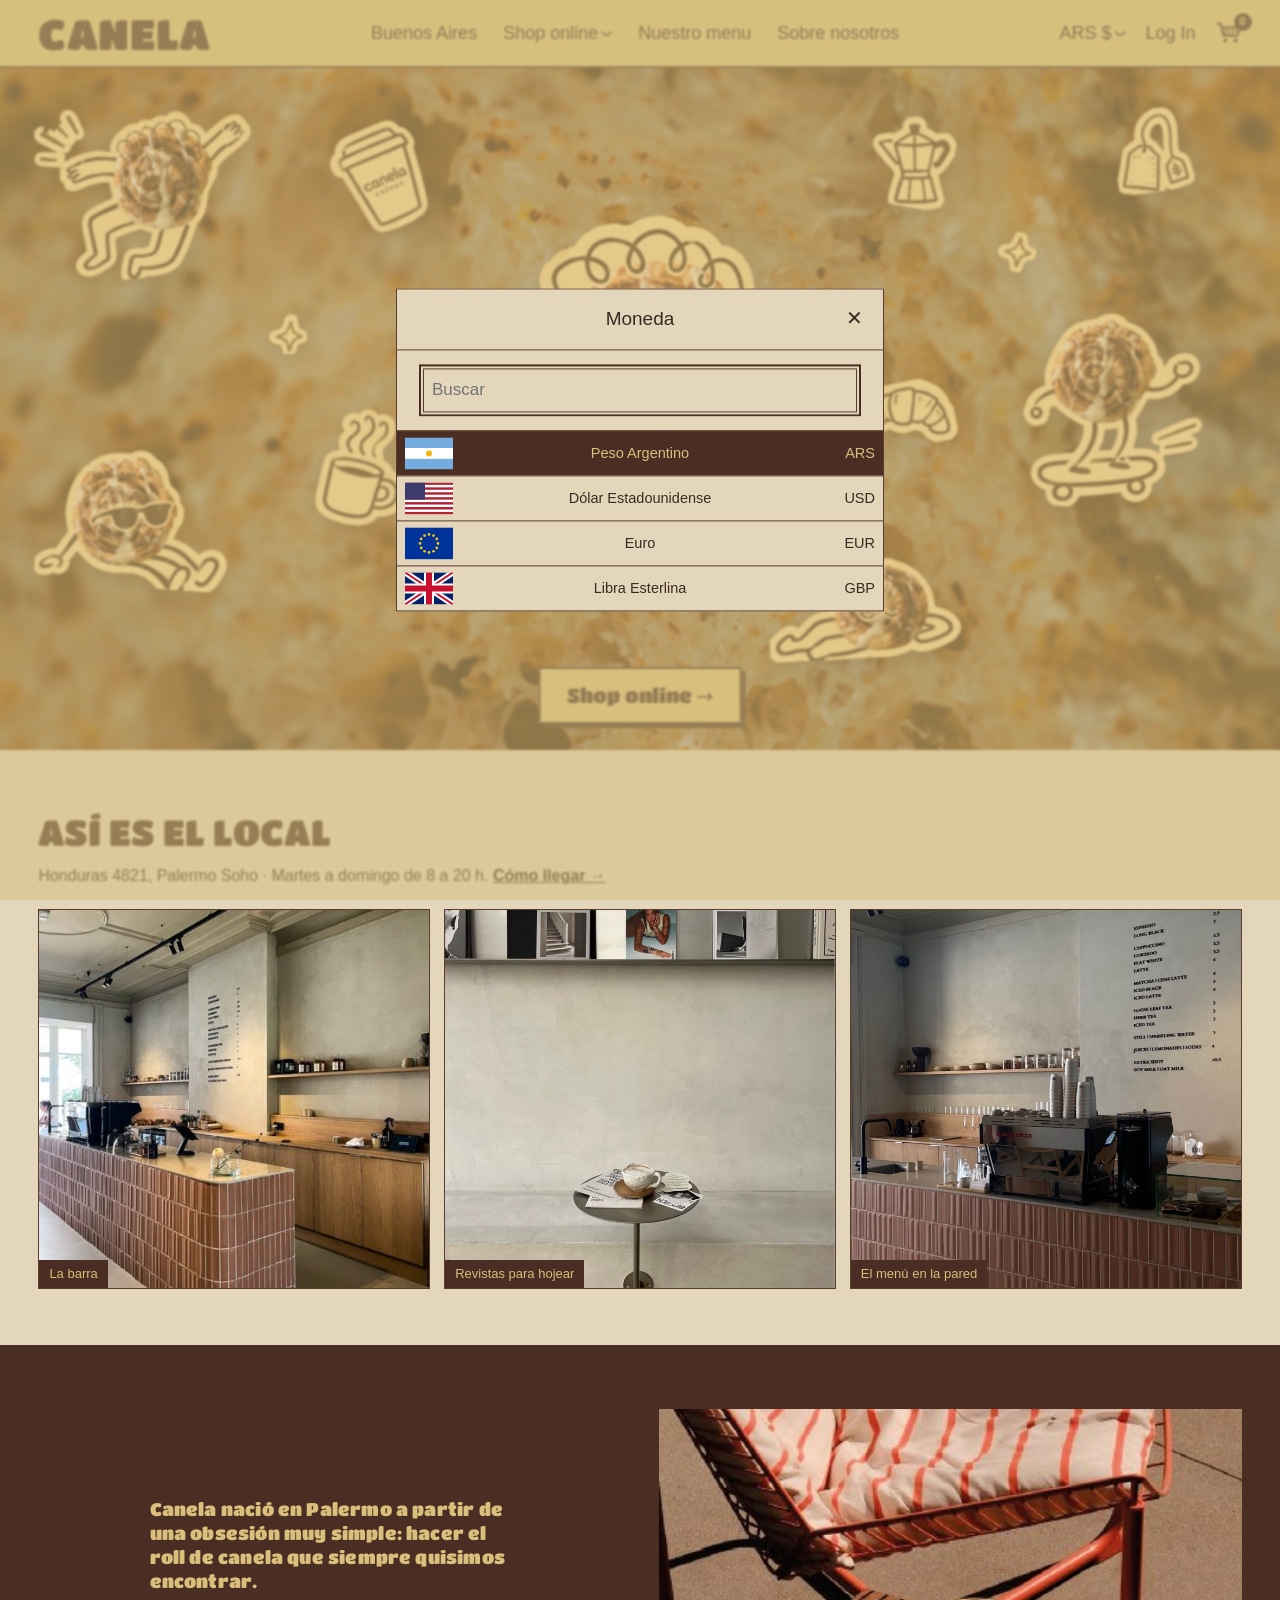
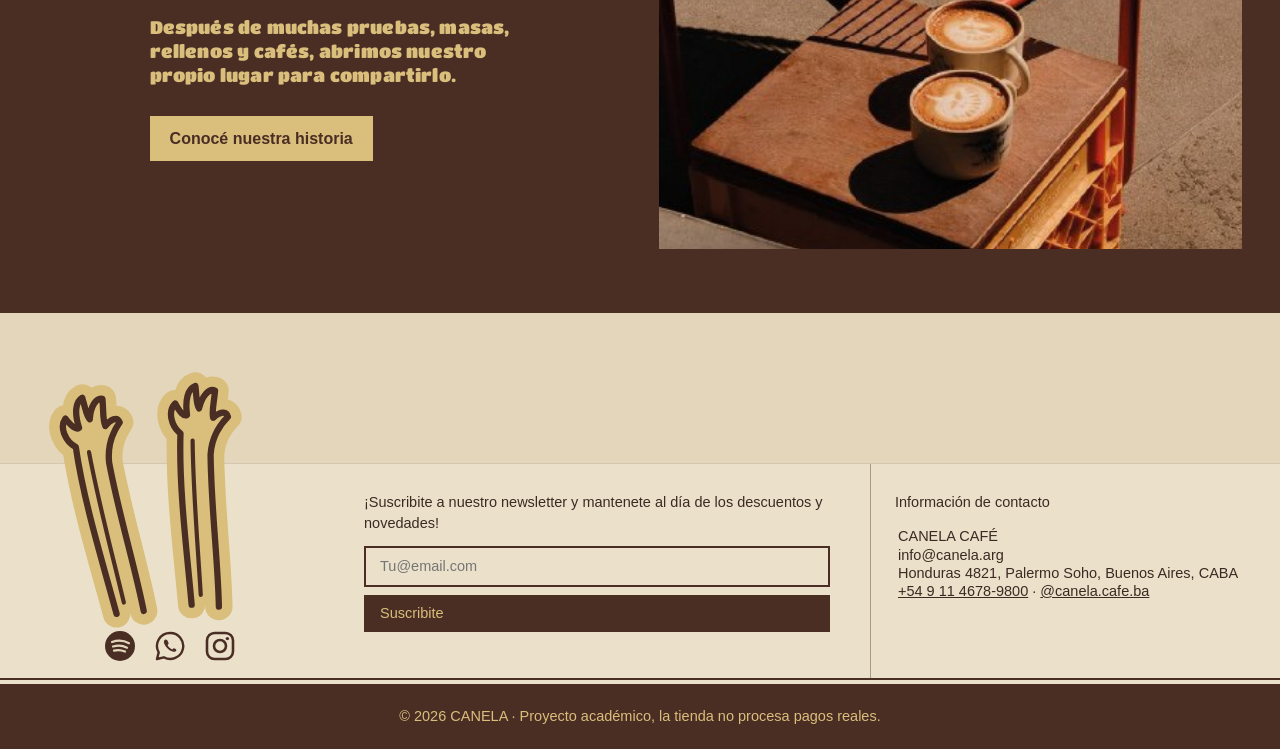
<file: index.html>
<!doctype html>
<html lang="es-AR">
<head>
  <meta charset="utf-8">
  <meta name="viewport" content="width=device-width, initial-scale=1">
  <title>CANELA · Rolls de canela en Palermo, Buenos Aires</title>
  <meta name="description" content="Canela: rolls de canela y café de especialidad en Palermo Soho, Buenos Aires. Shop online de gift cards, café, merch y cerámica.">
  <link rel="preconnect" href="https://fonts.googleapis.com">
  <link rel="preconnect" href="https://fonts.gstatic.com" crossorigin>
  <link href="https://fonts.googleapis.com/css2?family=Titan+One&display=swap" rel="stylesheet">
  <link rel="stylesheet" href="css/styles.css">
</head>
<body data-page="home">
  <div id="site-header"></div>

  <main>
    <section class="hero" aria-label="Bienvenida">
      <h1 class="sr-only">Canela, rolls de canela en Palermo</h1>
      <img class="st st-salto"   src="img/sticker-roll-salto.png"  alt="">
      <img class="st st-vaso"    src="img/sticker-vaso.png"        alt="">
      <img class="st st-taza"    src="img/sticker-taza.png"        alt="">
      <img class="st st-lentes"  src="img/sticker-roll-lentes.png" alt="">
      <img class="st st-moka"    src="img/sticker-moka.png"        alt="">
      <img class="st st-te"      src="img/sticker-te.png"          alt="">
      <img class="st st-croissant" src="img/sticker-croissant.png" alt="">
      <img class="st st-skate"   src="img/sticker-roll-skate.png"  alt="">
      <img class="st st-siesta"  src="img/sticker-roll-siesta.png" alt="">
      <img class="st st-brillo"  src="img/sticker-brillo.png"      alt="">
      <img class="st st-brillo2" src="img/sticker-brillo-2.png"    alt="">
      <img class="st st-main"    src="img/sticker-roll-rulos.png"  alt="Mascota de Canela: un roll de canela con rulos, brazos y piernas">

      <a href="shop.html" class="hero-cta">Shop online →</a>
    </section>

    <section class="local-gallery strip home-gallery" aria-labelledby="galTitle">
      <h2 id="galTitle">Así es el local</h2>
      <p>Honduras 4821, Palermo Soho · Martes a domingo de 8 a 20 h. <a href="buenos-aires.html">Cómo llegar →</a></p>
      <div class="gallery-grid">
        <figure><img src="img/local-barra-azulejos.jpg" alt="Barra de azulejos terracota con estantes de madera" loading="lazy"><figcaption>La barra</figcaption></figure>
        <figure><img src="img/local-revistas.jpg" alt="Estante con revistas sobre pared de microcemento y una mesita con café" loading="lazy"><figcaption>Revistas para hojear</figcaption></figure>
        <figure><img src="img/local-menu-pared.jpg" alt="El menú pintado en la pared junto a la máquina de espresso" loading="lazy"><figcaption>El menú en la pared</figcaption></figure>
      </div>
    </section>

    <section class="about about-home">
      <div class="about-text">
        <p>Canela nació en Palermo a partir de una obsesión muy simple: hacer el roll de canela que siempre quisimos encontrar.</p>
        <p>Después de muchas pruebas, masas, rellenos y cafés, abrimos nuestro propio lugar para compartirlo.</p>
        <a href="nosotros.html" class="btn-gold">Conocé nuestra historia</a>
      </div>
      <img src="img/nosotros-sillas.jpg" alt="Dos cafés con latte art sobre un cajón naranja, junto a una silla de metal con almohadón a rayas">
    </section>
  </main>

  <div id="site-footer"></div>
  <script src="js/data.js"></script>
  <script src="js/app.js"></script>
</body>
</html>
</file>
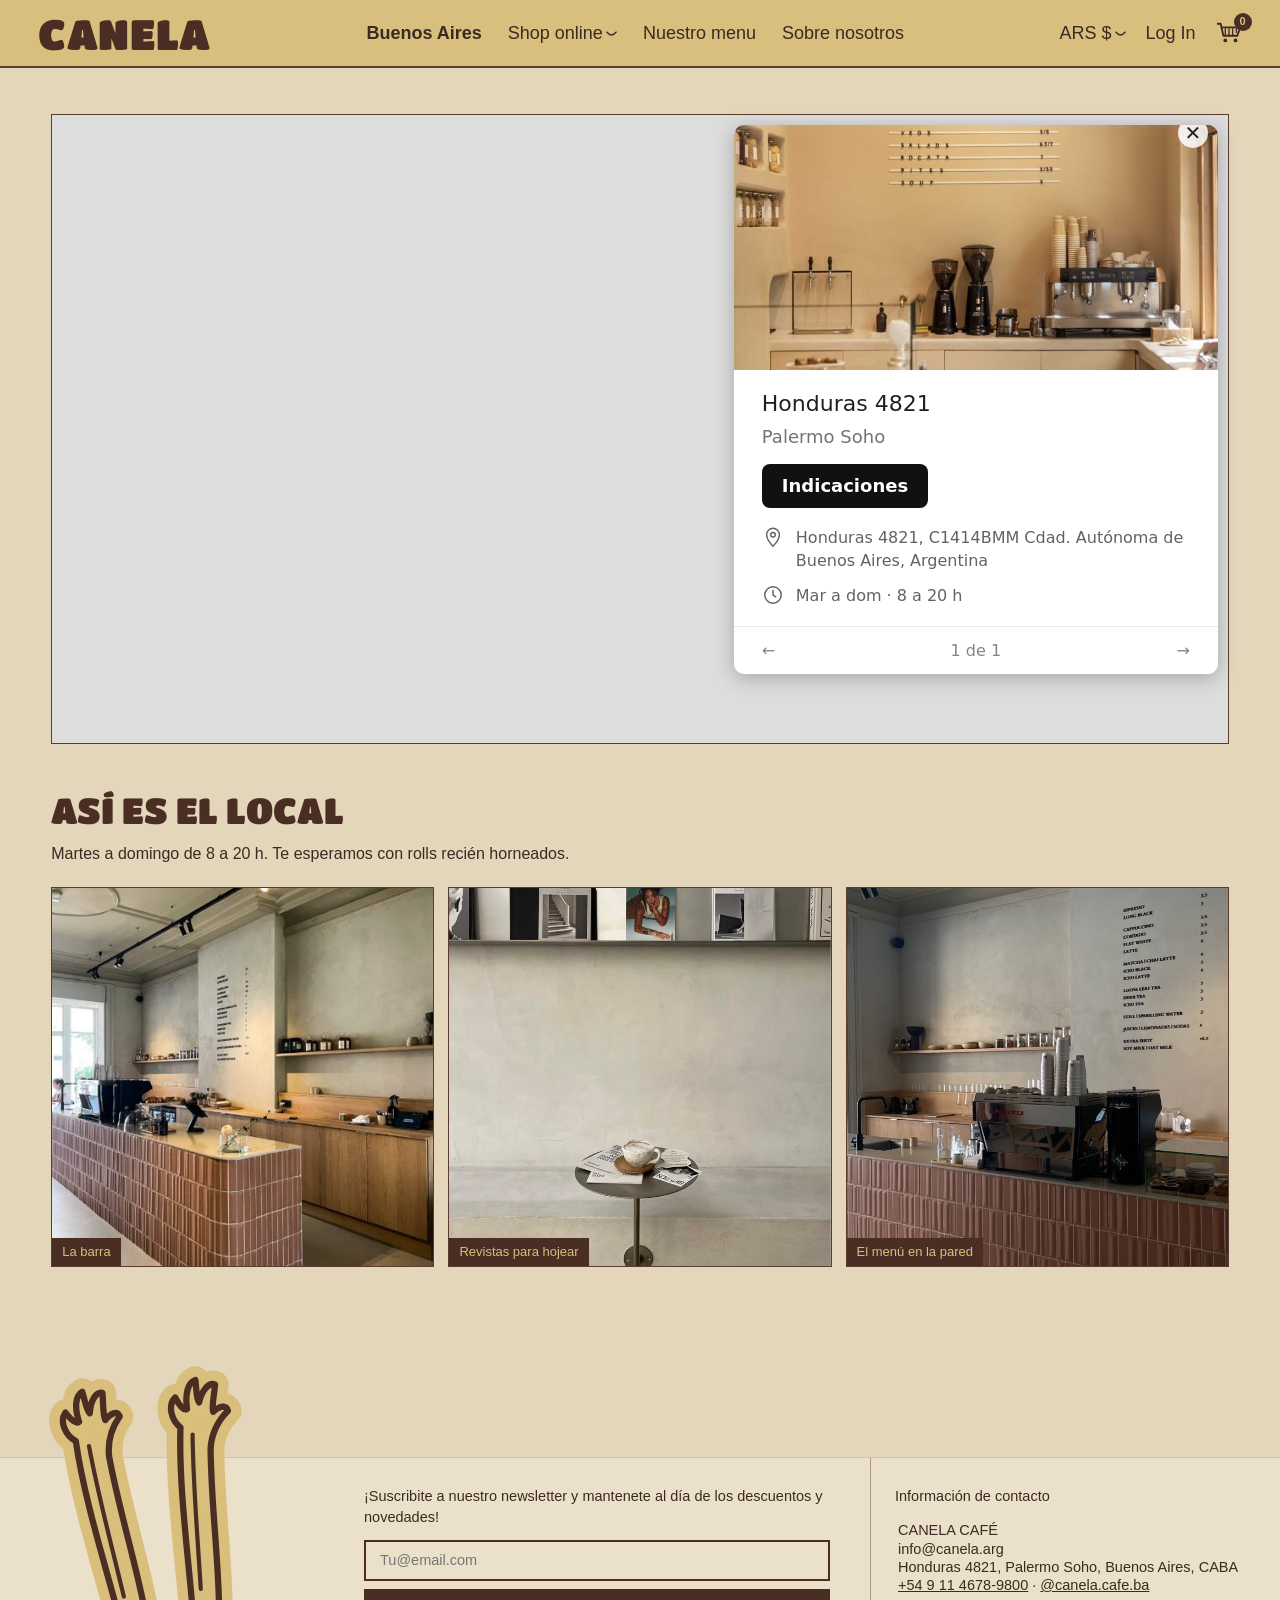
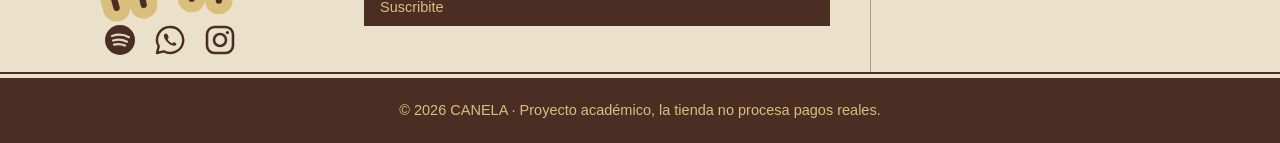
<file: buenos-aires.html>
<!doctype html>
<html lang="es-AR">
<head>
  <meta charset="utf-8">
  <meta name="viewport" content="width=device-width, initial-scale=1">
  <title>Buenos Aires · CANELA</title>
  <meta name="description" content="Visitá Canela en Honduras 4821, Palermo Soho, Buenos Aires.">
  <link rel="preconnect" href="https://fonts.googleapis.com">
  <link rel="preconnect" href="https://fonts.gstatic.com" crossorigin>
  <link href="https://fonts.googleapis.com/css2?family=Titan+One&display=swap" rel="stylesheet">
  <link rel="stylesheet" href="css/styles.css">
</head>
<body data-page="buenos-aires">
  <div id="site-header"></div>

  <main class="map-page">
    <h1 class="sr-only">Canela en Buenos Aires</h1>
    <div class="map-frame">
      <iframe title="Mapa de Canela en Honduras 4821, Palermo Soho"
        src="https://www.google.com/maps?q=Honduras+4821,+C1414+Buenos+Aires,+Argentina&z=15&output=embed"
        loading="lazy" referrerpolicy="no-referrer-when-downgrade" allowfullscreen></iframe>

      <article class="place-card" id="placeCard">
        <button class="x" id="closeCard" aria-label="Cerrar ficha">✕</button>
        <img src="img/local-barra.jpg" alt="Barra de Canela con máquina de espresso, molinos y vasos apilados">
        <div class="place-body">
          <h2>Honduras 4821</h2>
          <p class="muted">Palermo Soho</p>
          <a class="directions" href="https://www.google.com/maps/dir/?api=1&destination=Honduras+4821,+Buenos+Aires,+Argentina" target="_blank" rel="noopener">Indicaciones</a>
          <ul class="place-info">
            <li><svg viewBox="0 0 24 24" aria-hidden="true"><path d="M12 22s7-7.1 7-12.5A7 7 0 0 0 5 9.5C5 14.9 12 22 12 22Z" fill="none" stroke="currentColor" stroke-width="1.6"/><circle cx="12" cy="9.5" r="2.5" fill="none" stroke="currentColor" stroke-width="1.6"/></svg>
              Honduras 4821, C1414BMM Cdad. Autónoma de Buenos Aires, Argentina</li>
            <li><svg viewBox="0 0 24 24" aria-hidden="true"><circle cx="12" cy="12" r="9" fill="none" stroke="currentColor" stroke-width="1.6"/><path d="M12 7v5l3 2" fill="none" stroke="currentColor" stroke-width="1.6" stroke-linecap="round"/></svg>
              Mar a dom · 8 a 20 h</li>
          </ul>
          <p class="pager"><span>←</span> 1 de 1 <span>→</span></p>
        </div>
      </article>
      <button class="show-card" id="showCard" hidden>Ver Canela</button>
    </div>

    <section class="local-gallery strip" aria-labelledby="galTitle">
      <h2 id="galTitle">Así es el local</h2>
      <p>Martes a domingo de 8 a 20 h. Te esperamos con rolls recién horneados.</p>
      <div class="gallery-grid">
        <figure><img src="img/local-barra-azulejos.jpg" alt="Barra de azulejos terracota con estantes de madera" loading="lazy"><figcaption>La barra</figcaption></figure>
        <figure><img src="img/local-revistas.jpg" alt="Estante con revistas sobre pared de microcemento y una mesita con café" loading="lazy"><figcaption>Revistas para hojear</figcaption></figure>
        <figure><img src="img/local-menu-pared.jpg" alt="El menú pintado en la pared junto a la máquina de espresso" loading="lazy"><figcaption>El menú en la pared</figcaption></figure>
      </div>
    </section>
  </main>

  <div id="site-footer"></div>
  <script src="js/data.js"></script>
  <script src="js/app.js"></script>
</body>
</html>
</file>
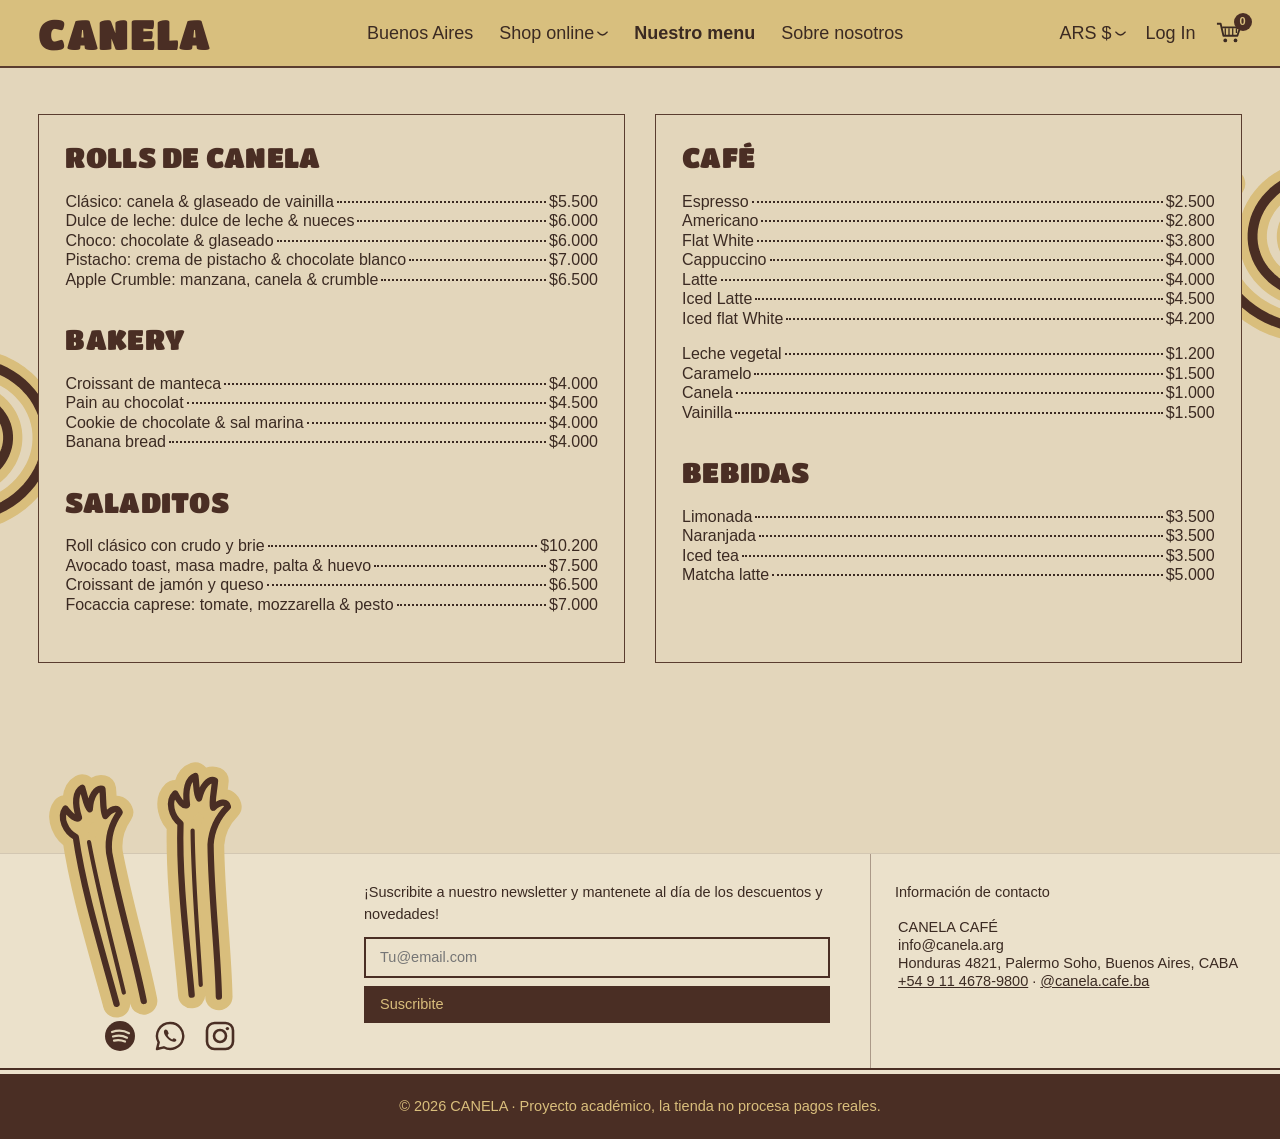
<file: menu.html>
<!doctype html>
<html lang="es-AR">
<head>
  <meta charset="utf-8">
  <meta name="viewport" content="width=device-width, initial-scale=1">
  <title>Nuestro menu · CANELA</title>
  <meta name="description" content="Menú de Canela: rolls de canela, bakery, saladitos, café y bebidas.">
  <link rel="preconnect" href="https://fonts.googleapis.com">
  <link rel="preconnect" href="https://fonts.gstatic.com" crossorigin>
  <link href="https://fonts.googleapis.com/css2?family=Titan+One&display=swap" rel="stylesheet">
  <link rel="stylesheet" href="css/styles.css">
</head>
<body data-page="menu">
  <div id="site-header"></div>

  <main class="menu-page">
    <h1 class="sr-only">Nuestro menu</h1>
    <span class="edge-roll left" data-doodle-edge></span>
    <div class="menu-board" id="menuBoard"></div>
    <span class="edge-roll right" data-doodle-edge></span>
  </main>

  <div id="site-footer"></div>
  <script src="js/data.js"></script>
  <script src="js/app.js"></script>
</body>
</html>
</file>
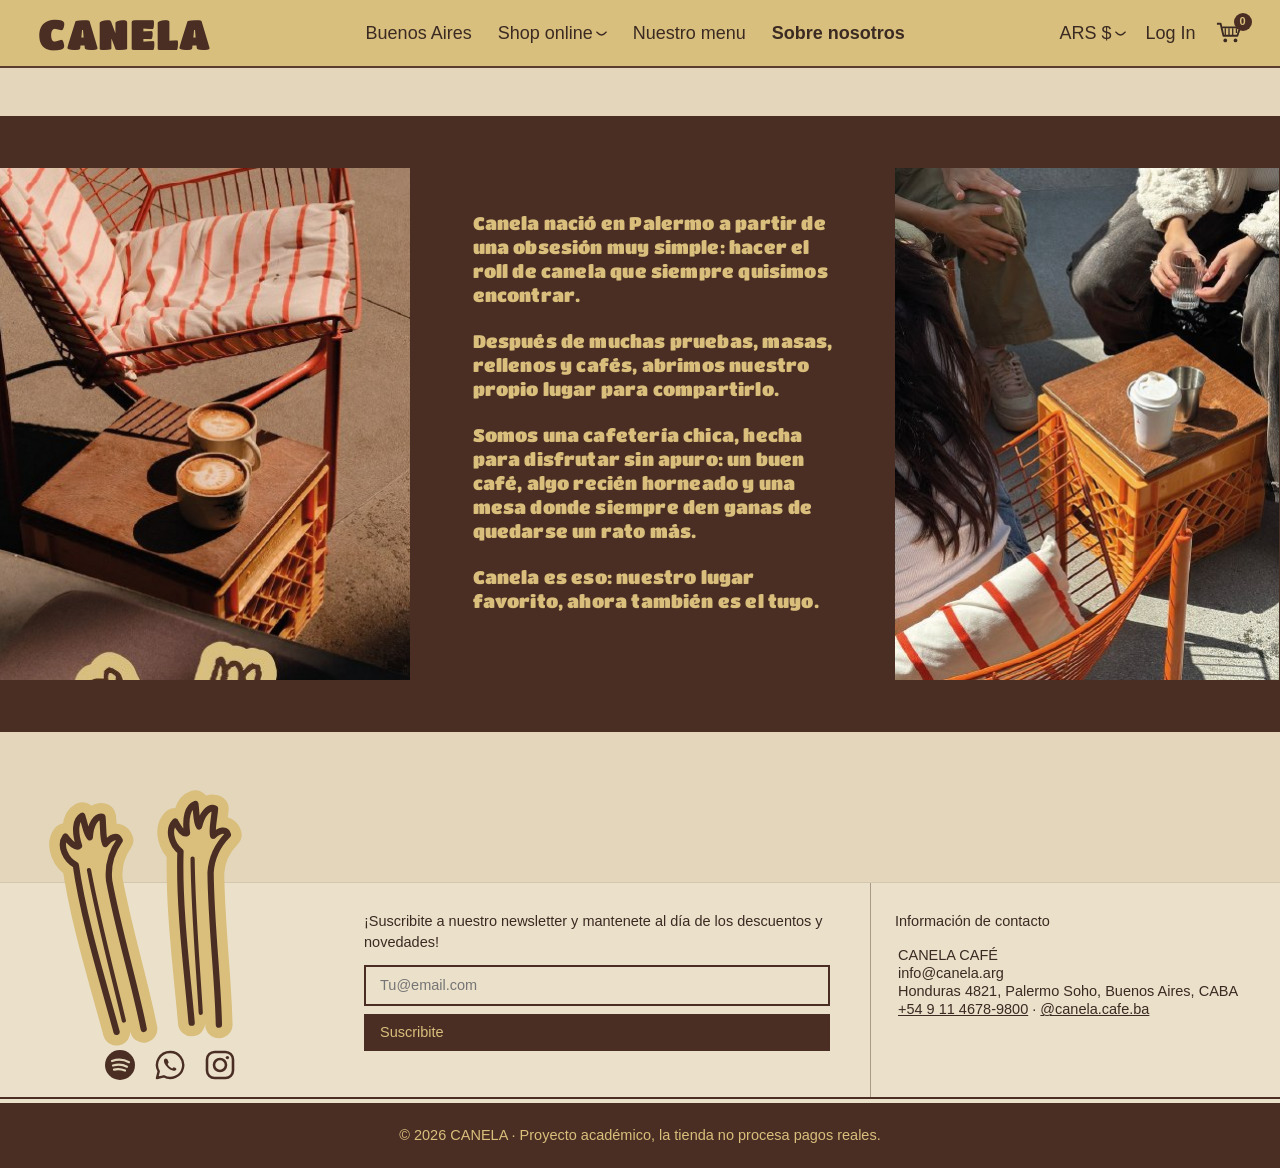
<file: nosotros.html>
<!doctype html>
<html lang="es-AR">
<head>
  <meta charset="utf-8">
  <meta name="viewport" content="width=device-width, initial-scale=1">
  <title>Sobre nosotros · CANELA</title>
  <meta name="description" content="La historia de Canela, una cafetería chica en Palermo obsesionada con el roll de canela perfecto.">
  <link rel="preconnect" href="https://fonts.googleapis.com">
  <link rel="preconnect" href="https://fonts.gstatic.com" crossorigin>
  <link href="https://fonts.googleapis.com/css2?family=Titan+One&display=swap" rel="stylesheet">
  <link rel="stylesheet" href="css/styles.css">
</head>
<body data-page="nosotros">
  <div id="site-header"></div>

  <main class="about-page">
    <h1 class="sr-only">Sobre nosotros</h1>
    <section class="about">
      <img class="ph-left" src="img/nosotros-sillas.jpg" alt="Dos cafés con latte art sobre un cajón naranja, junto a una silla de metal con almohadón a rayas">
      <div class="about-text">
        <p>Canela nació en Palermo a partir de una obsesión muy simple: hacer el roll de canela que siempre quisimos encontrar.</p>
        <p>Después de muchas pruebas, masas, rellenos y cafés, abrimos nuestro propio lugar para compartirlo.</p>
        <p>Somos una cafetería chica, hecha para disfrutar sin apuro: un buen café, algo recién horneado y una mesa donde siempre den ganas de quedarse un rato más.</p>
        <p>Canela es eso: nuestro lugar favorito, ahora también es el tuyo.</p>
      </div>
      <img class="ph-right" src="img/nosotros-amigas.jpg" alt="Amigas sentadas alrededor de un cajón naranja con un vaso de café y un vaso de agua">
    </section>
  </main>

  <div id="site-footer"></div>
  <script src="js/data.js"></script>
  <script src="js/app.js"></script>
</body>
</html>
</file>
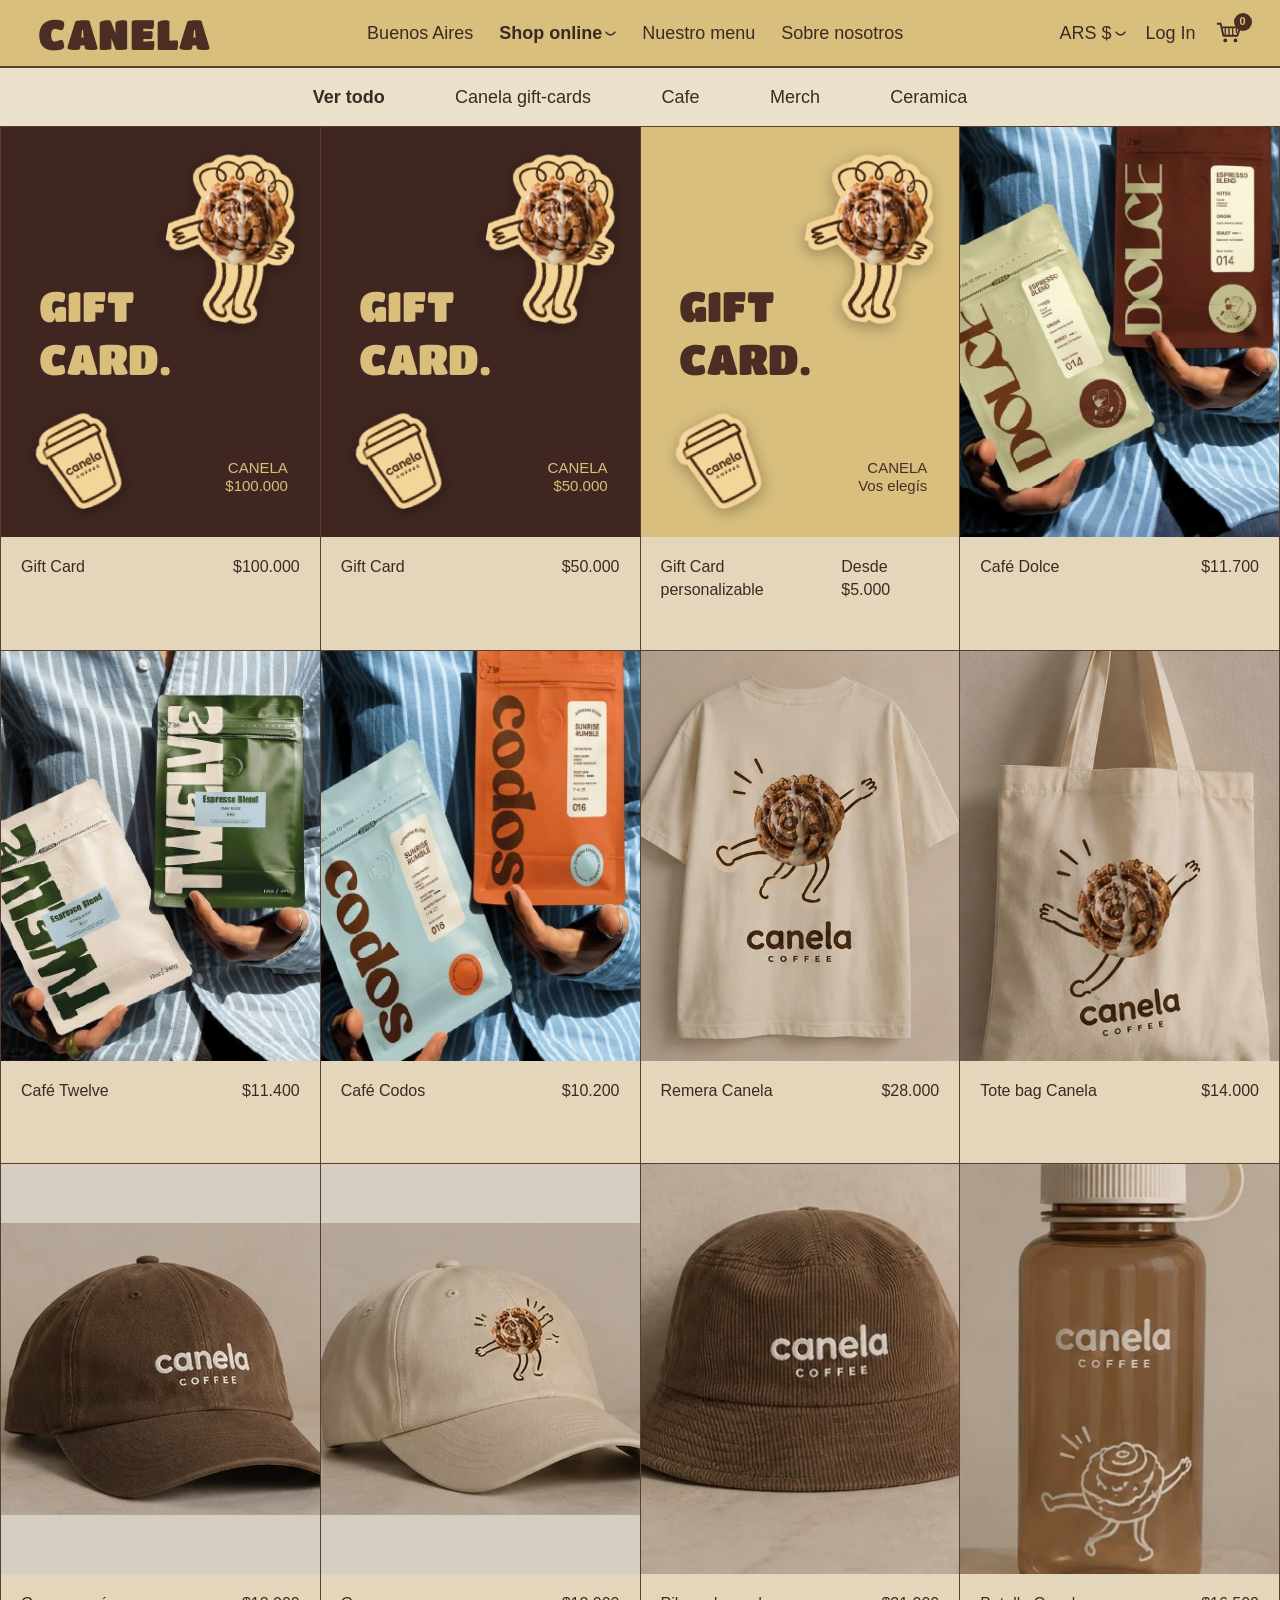
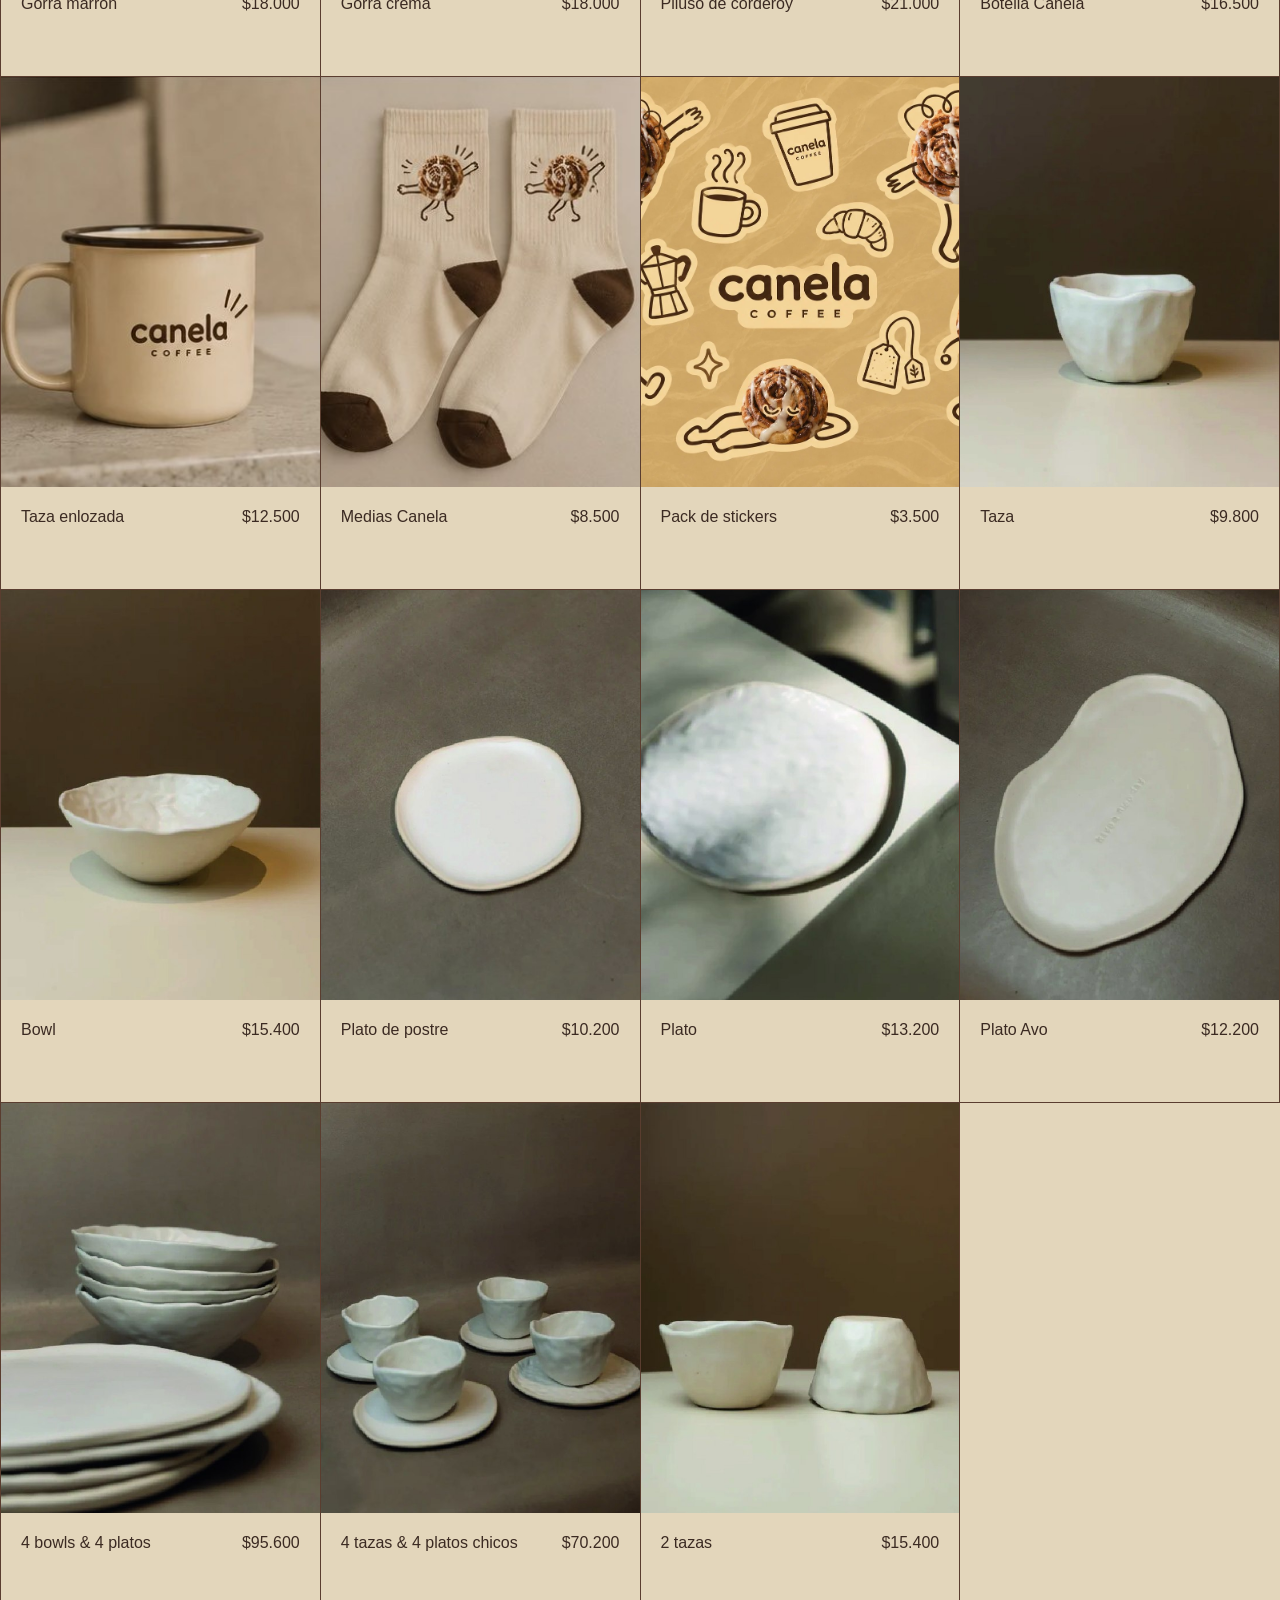
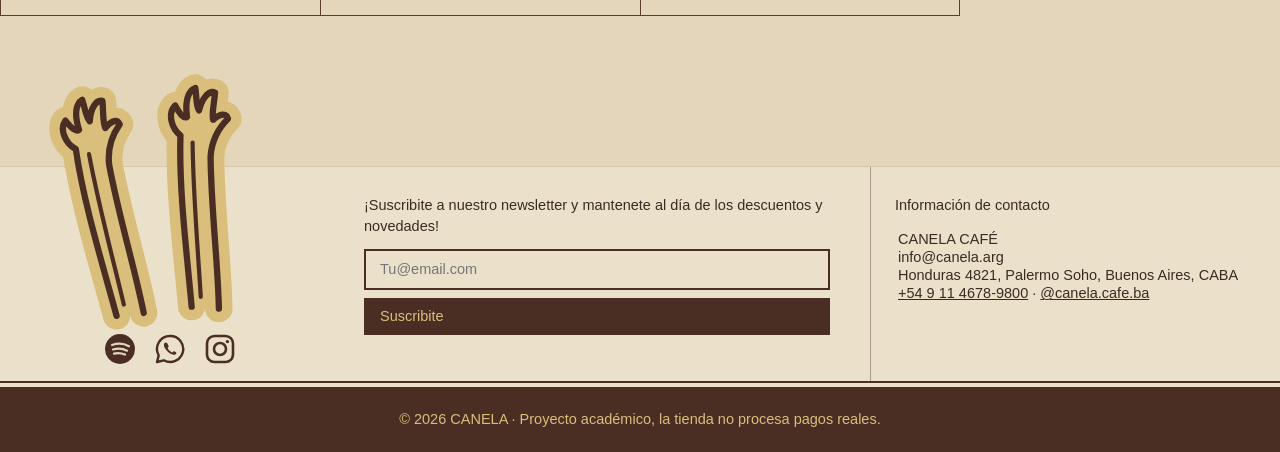
<file: shop.html>
<!doctype html>
<html lang="es-AR">
<head>
  <meta charset="utf-8">
  <meta name="viewport" content="width=device-width, initial-scale=1">
  <title>Shop online · CANELA</title>
  <meta name="description" content="Shop online de Canela: gift cards, café de especialidad, merch y cerámica hecha a mano.">
  <link rel="preconnect" href="https://fonts.googleapis.com">
  <link rel="preconnect" href="https://fonts.gstatic.com" crossorigin>
  <link href="https://fonts.googleapis.com/css2?family=Titan+One&display=swap" rel="stylesheet">
  <link rel="stylesheet" href="css/styles.css">
</head>
<body data-page="shop">
  <div id="site-header"></div>

  <main>
    <h1 class="sr-only">Shop online</h1>
    <nav class="subnav" id="subnav" aria-label="Categorías del shop"></nav>
    <div class="grid" id="grid"></div>
  </main>

  <div id="site-footer"></div>
  <script src="js/data.js"></script>
  <script src="js/app.js"></script>
</body>
</html>
</file>
<file: css/styles.css>
/* =========================================================
   CANELA · estilos (basados en el mockup)
   ========================================================= */
:root {
  --gold: #d8bf7e;          /* barra del header */
  --gold-2: #d9be7c;        /* contorno de los doodles */
  --beige: #e3d6bb;         /* fondo general */
  --beige-2: #ebe1cb;
  --brown: #4a2e24;         /* footer y textos fuertes */
  --brown-2: #3f2620;       /* gift cards / botón añadir */
  --ink: #3b2a22;
  --line: #5a3d2f;
  --font-display: "Titan One", "Cooper Black", system-ui, sans-serif;
  --font-body: "Helvetica Neue", Helvetica, Arial, sans-serif;
  --pad: clamp(16px, 3vw, 44px);
}

* { box-sizing: border-box; }
[hidden] { display: none !important; }
html { -webkit-text-size-adjust: 100%; }
body {
  margin: 0; background: var(--beige); color: var(--ink);
  font: 400 16px/1.45 var(--font-body);
  -webkit-font-smoothing: antialiased;
  overflow-x: hidden;
}
body.no-scroll { overflow: hidden; }
img { display: block; max-width: 100%; }
a { color: inherit; }
button { font: inherit; color: inherit; cursor: pointer; background: none; border: 0; padding: 0; }
.sr-only { position: absolute; width: 1px; height: 1px; overflow: hidden; clip: rect(0 0 0 0); white-space: nowrap; }
:focus-visible { outline: 2px solid var(--brown); outline-offset: 2px; }

/* ---------- Doodles ---------- */
.doodle, .mascot, .hands { overflow: visible; }
.doodle .halo, .hands .halo { fill: var(--gold-2); stroke: var(--gold-2); stroke-width: 16; stroke-linejoin: round; stroke-linecap: round; }
.doodle .ink, .hands .ink, .mascot .ink { fill: none; stroke: var(--brown); stroke-width: 4; stroke-linejoin: round; stroke-linecap: round; }
.hands .halo { stroke-width: 26; }
.hands .ink { stroke-width: 6; }
.hands .ink.thin { stroke-width: 4; }
.mascot .halo-g { fill: var(--gold-2); stroke: var(--gold-2); stroke-width: 30; stroke-linejoin: round; stroke-linecap: round; }
.mascot .halo-g .arms { fill: none; stroke-width: 26; }
.mascot .ink { stroke-width: 5; }
.mascot .hair { stroke-width: 3.5; }
.mascot .eye { fill: rgba(255, 248, 235, .35); }
.mascot .pupil { fill: var(--brown); }
.mascot .legs .ink { fill: var(--gold-2); }

/* ---------- Header ---------- */
.site-header {
  position: sticky; top: 0; z-index: 30;
  display: grid; grid-template-columns: auto 1fr auto; align-items: center; gap: 24px;
  height: 68px; padding: 0 var(--pad);
  background: var(--gold); border-bottom: 2px solid var(--line);
}
.logo { font-family: var(--font-display); font-size: 42px; letter-spacing: .01em; color: var(--brown); text-decoration: none; line-height: 1; }
.main-nav { display: flex; justify-content: center; gap: 26px; font-size: 18px; }
.main-nav a { text-decoration: none; white-space: nowrap; }
.main-nav a:hover, .main-nav a.active { font-weight: 700; }
.chev { width: 11px; height: 8px; margin-left: 3px; vertical-align: middle; }
.dropdown { position: relative; }
.dropdown-menu {
  position: absolute; left: -16px; top: 100%; min-width: 210px; padding: 10px 0;
  background: var(--beige); border: 1.5px solid var(--line);
  display: grid; opacity: 0; visibility: hidden; transform: translateY(6px);
  transition: opacity .15s, transform .15s, visibility .15s;
}
.dropdown:hover .dropdown-menu, .dropdown:focus-within .dropdown-menu { opacity: 1; visibility: visible; transform: none; }
.dropdown-menu a { padding: 8px 18px; font-size: 16px; }
.dropdown-menu a:hover { background: var(--gold); font-weight: 400; }
.header-tools { display: flex; align-items: center; gap: 20px; font-size: 18px; }
.tool { white-space: nowrap; }
.tool:hover { text-decoration: underline; }
.cart-tool { position: relative; display: flex; }
.cart-tool svg { width: 26px; height: 24px; }
.cart-count {
  position: absolute; top: -8px; right: -10px; min-width: 18px; height: 18px; padding: 0 4px;
  display: grid; place-items: center; border-radius: 9px;
  background: var(--brown); color: var(--gold); font-size: 11px; font-weight: 700;
}
.cart-count.bump { animation: bump .4s ease; }
@keyframes bump { 40% { transform: scale(1.4); } }

/* ---------- Home: hero ---------- */
.hero {
  position: relative; overflow: hidden;
  min-height: max(560px, calc(100vh - 68px - 150px));
  background: #6b4a33 url("../img/fondo-pan.jpg") center / cover no-repeat;
}
.hero::before { content: ""; position: absolute; inset: 0; background: rgba(84, 46, 20, .42); }
/* Stickers de la marca sobre la foto de miga */
.st {
  position: absolute; height: auto; --r: 0deg;
  transform: rotate(var(--r));
  filter: drop-shadow(0 6px 10px rgba(40, 20, 8, .35));
  animation: wobble 5s ease-in-out infinite;
}
.st:nth-of-type(even) { animation-delay: -2.5s; animation-duration: 6s; }
@keyframes wobble { 50% { transform: rotate(calc(var(--r) + 4deg)) translateY(-8px); } }
.st-main    { left: 50%; top: 50%; width: clamp(200px, 21vw, 300px); transform: translate(-50%, -54%); animation: bob 2.8s ease-in-out infinite; z-index: 2; }
@keyframes bob { 50% { transform: translate(-50%, -54%) translateY(-12px) rotate(-2deg); } }
.st-salto   { left: 3%;  top: 5%;  width: clamp(150px, 17vw, 250px); --r: -6deg; }
.st-vaso    { left: 26%; top: 8%;  width: clamp(64px, 7vw, 100px);   --r: -10deg; }
.st-taza    { left: 25%; top: 50%; width: clamp(64px, 7vw, 100px);   --r: 8deg; }
.st-lentes  { left: 3%;  top: 56%; width: clamp(140px, 15vw, 220px); --r: 4deg; }
.st-moka    { left: 68%; top: 7%;  width: clamp(64px, 6.5vw, 95px);  --r: 10deg; }
.st-te      { left: 87%; top: 6%;  width: clamp(60px, 6vw, 88px);    --r: -8deg; }
.st-croissant { left: 67%; top: 46%; width: clamp(70px, 7.5vw, 110px); --r: -12deg; }
.st-skate   { left: 80%; top: 36%; width: clamp(130px, 14vw, 200px); --r: 6deg; }
.st-siesta  { left: 60%; top: 72%; width: clamp(140px, 15vw, 220px); --r: -3deg; }
.st-brillo  { left: 21%; top: 36%; width: clamp(28px, 3vw, 44px); }
.st-brillo2 { left: 78%; top: 24%; width: clamp(28px, 3vw, 44px); --r: 12deg; }
.hero-cta {
  position: absolute; left: 50%; bottom: 26px; transform: translateX(-50%);
  font-family: var(--font-display); font-size: 20px; text-decoration: none; color: var(--brown);
  background: var(--gold-2); padding: 12px 26px; border: 2px solid var(--brown);
  box-shadow: 4px 4px 0 var(--brown); transition: transform .15s, box-shadow .15s; white-space: nowrap;
}
.hero-cta:hover { transform: translate(calc(-50% - 2px), -2px); box-shadow: 6px 6px 0 var(--brown); }

/* ---------- Sobre nosotros ---------- */
.about {
  background: var(--brown); color: var(--gold-2);
  display: grid; grid-template-columns: 410px 1fr 385px; gap: clamp(24px, 3vw, 40px); align-items: center;
  padding: 52px 0; margin: 48px 0 0;
}
.about img { width: 100%; height: 512px; object-fit: cover; }
.about .ph-right { margin-right: 72px; width: auto; }
.about-text { max-width: 360px; justify-self: center; }
.about-text p { font-family: var(--font-display); font-size: 18px; line-height: 1.33; margin: 0 0 22px; letter-spacing: .01em; }
.about-home { grid-template-columns: 1fr 1fr; margin: 0; padding: 64px var(--pad); }
.about-home img { height: 440px; }
.btn-gold {
  display: inline-block; margin-top: 6px; padding: 11px 20px; text-decoration: none;
  background: var(--gold-2); color: var(--brown); font-weight: 700;
}
.btn-gold:hover { background: var(--beige); }

/* ---------- Shop ---------- */
.subnav {
  display: flex; justify-content: center; gap: clamp(20px, 5.5vw, 76px);
  padding: 16px var(--pad); font-size: 18px;
  background: var(--beige-2); border-bottom: 1px solid var(--line);
  overflow-x: auto; white-space: nowrap;
}
.subnav a { text-decoration: none; }
.subnav a:hover, .subnav a.active { font-weight: 700; }

.grid { display: grid; grid-template-columns: repeat(4, 1fr); border-left: 1px solid var(--line); }
.product { display: flex; flex-direction: column; border-right: 1px solid var(--line); border-bottom: 1px solid var(--line); background: var(--beige); }
.product .art { position: relative; aspect-ratio: 342 / 440; overflow: hidden; background: #6e604f; }
.product .art img { width: 100%; height: 100%; object-fit: cover; transition: transform .5s ease; }
.product:hover .art img { transform: scale(1.04); }
.meta { display: flex; justify-content: space-between; gap: 12px; padding: 18px 20px 10px; font-size: 16px; min-height: 64px; }
.meta h3 { margin: 0; font-size: inherit; font-weight: 400; }
.add {
  margin-top: auto; height: 38px; width: 100%;
  background: var(--brown-2); color: var(--beige); font-size: 16px;
  opacity: 0; transition: opacity .2s;
}
.product:hover .add, .add:focus-visible { opacity: 1; }
.add:hover { background: #2b1a14; }

/* Gift cards */
.giftcard { position: absolute; inset: 0; background: var(--brown-2); color: var(--gold-2); padding: 12%; display: grid; align-content: center; }
.giftcard.gold { background: var(--gold); color: var(--brown); }
.gc-title { font-family: var(--font-display); font-size: clamp(30px, 3.3vw, 46px); line-height: 1.25; }
.gc-amount { position: absolute; right: 10%; bottom: 10%; text-align: right; font-size: 15px; line-height: 1.25; }
.product .art .giftcard img { position: absolute; height: auto; object-fit: initial; filter: drop-shadow(0 4px 8px rgba(0,0,0,.3)); }
.product .art .gc-roll { width: 40%; right: 8%; top: 6%; transform: rotate(10deg); }
.product .art .gc-cup { width: 24%; left: 12%; bottom: 7%; transform: rotate(-14deg); }
.grid-gc { grid-template-columns: repeat(3, 1fr); gap: 0 44px; border-left: 0; }
.grid-gc .product { border-left: 1px solid var(--line); }
.grid-gc .art { aspect-ratio: 425 / 245; }
.grid-gc .giftcard { padding: 0 9%; }
.grid-gc .art .gc-roll { width: 19%; right: 28%; top: 8%; }
.grid-gc .art .gc-cup { width: 11%; left: auto; bottom: auto; right: 44%; top: 50%; }
.grid-gc .gc-amount { top: 40%; bottom: auto; }

/* Merch: fotos apaisadas (gorras) se muestran enteras */
.product .art img.contain { object-fit: contain; background: #d6cec1; }
.product .art:has(img.contain) { background: #d6cec1; }

/* Datos de transferencia */
.bank-box { border: 1.5px dashed var(--brown); background: var(--beige-2); padding: 12px 14px; display: grid; gap: 6px; font-size: 14px; text-align: left; width: 100%; }
.bank-title { margin: 0 0 4px; font-family: var(--font-display); color: var(--brown); font-size: 16px; }
.bank-title b { font-weight: 400; background: var(--gold); padding: 0 6px; }
.bank-row { display: grid; grid-template-columns: 58px 1fr auto; gap: 8px; align-items: center; }
.bank-row span { opacity: .75; }
.bank-row strong { word-break: break-all; font-weight: 700; letter-spacing: .02em; }
.copy { font-size: 12px; border: 1.5px solid var(--brown); padding: 3px 8px; background: var(--beige); }
.copy:hover { background: var(--brown); color: var(--gold-2); }
.bank-note { margin: 4px 0 0; font-size: 12.5px; opacity: .85; }
.wa-btn { width: 100%; margin-top: 4px; }
.done .bank-box { margin-top: 6px; }

/* Galería del local */
.local-gallery { padding: 56px var(--pad) 0; max-width: 1400px; margin: 0 auto; }
.local-gallery h2 { font-family: var(--font-display); font-weight: 400; color: var(--brown); font-size: clamp(26px, 3vw, 36px); text-transform: uppercase; margin: 0 0 6px; }
.local-gallery > p { margin: 0 0 22px; }
.gallery-grid { display: grid; grid-template-columns: 1.15fr .85fr .85fr; grid-template-rows: 300px 300px; gap: 14px; }
.gallery-grid figure { margin: 0; position: relative; overflow: hidden; border: 1px solid var(--line); }
.gallery-grid img { width: 100%; height: 100%; object-fit: cover; transition: transform .6s ease; }
.gallery-grid figure:hover img { transform: scale(1.04); }
.gallery-grid figcaption { position: absolute; left: 0; bottom: 0; background: var(--brown); color: var(--gold-2); font-size: 13px; padding: 5px 10px; }
.gallery-grid .g-big { grid-row: span 2; }
.gallery-grid .g-tall { grid-row: span 2; }
.local-gallery.strip { padding: 40px 0 0; max-width: none; }
.strip .gallery-grid { grid-template-columns: repeat(3, 1fr); grid-template-rows: 380px; }
.local-gallery.home-gallery { padding: 56px var(--pad); }
.home-gallery a { font-weight: 700; }
.playlist { padding: 48px var(--pad) 0; max-width: 1400px; margin: 0 auto; display: grid; grid-template-columns: 1fr 1.4fr; gap: 28px; align-items: center; }
.playlist h2 { font-family: var(--font-display); font-weight: 400; color: var(--brown); font-size: clamp(26px, 3vw, 36px); text-transform: uppercase; margin: 0 0 8px; }
.playlist p { margin: 0 0 16px; }
.playlist iframe { width: 100%; height: 352px; border: 0; border-radius: 12px; }

/* ---------- Menú ---------- */
.menu-page { position: relative; padding: 46px var(--pad) 40px; overflow: hidden; }
.menu-board { display: grid; grid-template-columns: 1fr 1fr; gap: 30px; max-width: 1280px; margin: 0 auto; position: relative; z-index: 1; }
.menu-col { border: 1px solid var(--line); padding: 22px 26px 18px; background: var(--beige); }
.menu-sec { margin-bottom: 30px; }
.menu-sec.extras { margin-top: -14px; }
.menu-sec h2 { font-family: var(--font-display); font-weight: 400; text-transform: uppercase; color: var(--brown); font-size: 28px; margin: 0 0 14px; letter-spacing: .01em; }
.menu-sec ul { list-style: none; margin: 0; padding: 0; }
.menu-sec li { display: flex; align-items: baseline; font-size: 16px; line-height: 1.22; }
.menu-sec .dots { flex: 1; border-bottom: 2px dotted var(--ink); margin: 0 3px; transform: translateY(-4px); min-width: 12px; }
.menu-sec .p { white-space: nowrap; }
.edge-roll { position: absolute; width: 220px; top: 40%; z-index: 0; }
.edge-roll.left { left: -150px; }
.edge-roll.right { right: -150px; top: 10%; }
.edge-roll .halo { stroke-width: 26; fill: none; }
.edge-roll .ink { stroke-width: 9; }

/* ---------- Mapa ---------- */
.map-page { padding: 46px clamp(16px, 4vw, 54px) 40px; }
.map-frame { position: relative; border: 1.5px solid var(--line); height: min(70vh, 760px); min-height: 460px; background: #ddd; }
.map-frame iframe { width: 100%; height: 100%; border: 0; display: block; }
.place-card {
  position: absolute; top: 10px; right: 10px; width: min(484px, 44%); max-height: calc(100% - 20px); overflow: auto;
  background: #fff; border-radius: 10px; box-shadow: 0 4px 20px rgba(0,0,0,.25);
  font-family: system-ui, "Segoe UI", sans-serif; color: #202124;
}
.place-card img { width: 100%; height: 245px; object-fit: cover; }
.place-card .x { position: absolute; top: 8px; right: 10px; width: 30px; height: 30px; border-radius: 50%; background: rgba(255,255,255,.85); }
.place-body { padding: 18px 28px 12px; }
.place-body h2 { margin: 0; font-size: 22px; font-weight: 500; }
.muted { color: #70757a; margin: 4px 0 14px; font-size: 18px; }
.directions { display: inline-block; background: #111; color: #fff; text-decoration: none; padding: 9px 20px; border-radius: 8px; font-size: 18px; font-weight: 600; }
.place-info { list-style: none; padding: 18px 0 0; margin: 0; display: grid; gap: 12px; color: #5f6368; font-size: 16px; }
.place-info li { display: flex; gap: 12px; }
.place-info svg { width: 22px; height: 22px; flex: none; }
.pager { display: flex; justify-content: space-between; color: #80868b; border-top: 1px solid #e8eaed; padding-top: 12px; margin: 18px -28px 0; padding-inline: 28px; }
.show-card { position: absolute; top: 12px; right: 12px; background: #fff; padding: 10px 16px; border-radius: 8px; box-shadow: 0 2px 8px rgba(0,0,0,.25); font-weight: 600; }

/* ---------- Footer ---------- */
.site-footer { margin-top: 150px; position: relative; }
.footer-main {
  display: grid; grid-template-columns: 340px 1fr 410px; align-items: stretch;
  background: var(--beige-2); border-top: 1px solid rgba(74,46,36,.15);
}
.footer-art { position: relative; display: flex; flex-direction: column; justify-content: flex-end; align-items: center; padding: 0 0 18px; }
.hands { position: absolute; left: 50%; bottom: 52px; width: 210px; transform: translateX(-56%); }
.socials { display: flex; gap: 18px; position: relative; z-index: 1; }
.socials a { color: var(--brown); display: block; width: 32px; height: 32px; }
.socials svg { width: 100%; height: 100%; }
.socials a:hover { transform: translateY(-2px); }
.newsletter { padding: 28px 40px 22px 24px; display: grid; gap: 8px; align-content: start; max-width: 580px; }
.newsletter label { font-size: 14.5px; margin-bottom: 4px; }
.newsletter input { font: inherit; font-size: 14.5px; padding: 8px 14px; border: 2px solid var(--brown); background: transparent; color: var(--ink); }
.newsletter button { text-align: left; padding: 8px 16px; background: var(--brown); color: var(--gold-2); font-size: 14.5px; }
.newsletter button:hover { background: #2b1a14; }
.nl-msg { margin: 2px 0 0; font-size: 13px; min-height: 1.2em; }
.contact { border-left: 1px solid rgba(74,46,36,.4); padding: 28px 24px; font-size: 14.5px; }
.contact h2 { font: inherit; margin: 0 0 14px; }
.contact p { margin: 0 0 0 3px; line-height: 1.25; }
.footer-bar { background: var(--brown); color: var(--gold-2); text-align: center; padding: 22px 16px; border-top: 4px solid var(--beige-2); outline: 2px solid var(--brown); font-size: 14.5px; }

/* ---------- Modales ---------- */
.scrim { position: fixed; inset: 0; z-index: 50; background: rgba(216, 191, 126, .55); backdrop-filter: blur(1px); }
.modal {
  position: fixed; z-index: 60; left: 50%; top: 50%; transform: translate(-50%, -50%);
  width: min(488px, calc(100% - 32px)); max-height: calc(100vh - 40px); overflow: auto;
  background: var(--beige); border: 1.5px solid var(--line);
  animation: pop .18s ease;
}
@keyframes pop { from { opacity: 0; transform: translate(-50%, -46%); } }
.modal-head { position: relative; border-bottom: 1.5px solid var(--line); padding: 16px 50px; text-align: center; }
.modal-head h2 { margin: 0; font-weight: 400; font-size: 19px; }
.x { position: absolute; right: 12px; top: 50%; transform: translateY(-50%); font-size: 20px; width: 34px; height: 34px; }
.modal-search { padding: 18px 26px; }
.modal-search input, .field input, .field textarea {
  width: 100%; font: inherit; font-size: 17px; padding: 9px 8px; border: 1.5px solid var(--line); background: var(--beige); color: var(--ink);
}
.cur-list { list-style: none; margin: 0; padding: 0; }
.cur-list button { width: 100%; display: grid; grid-template-columns: 50px 1fr 50px; align-items: center; gap: 8px; padding: 6px 8px; border-top: 1px solid var(--line); text-align: center; font-size: 14.5px; }
.cur-list button span:last-child { text-align: right; }
.cur-list button:hover { background: var(--beige-2); }
.cur-list button.selected { background: var(--brown); color: var(--gold-2); }
.flag { width: 48px; height: 32px; display: block; }
.no-results { padding: 14px; text-align: center; border-top: 1px solid var(--line); }
.modal-body { padding: 20px 26px 22px; display: grid; gap: 12px; }
.field { display: grid; gap: 4px; font-size: 14px; }
.field input.invalid { border-color: #a3341c; }
.form-error { color: #a3341c; font-size: 14px; margin: 0; min-height: 1em; }
.btn-dark { display: inline-block; text-align: center; text-decoration: none; background: var(--brown); color: var(--gold-2); padding: 11px 18px; font-size: 16px; }
.btn-dark:hover { background: #2b1a14; }
.btn-line { border: 1.5px solid var(--brown); padding: 10px 18px; }
.link-btn { text-decoration: underline; font-size: 14px; justify-self: center; }
.tiny { font-size: 12px; opacity: .7; margin: 0; text-align: center; }
.amounts { display: grid; grid-template-columns: repeat(4, 1fr); gap: 6px; }
.amounts button { border: 1.5px solid var(--line); padding: 8px 4px; font-size: 14px; }
.amounts button.on, .amounts button:hover { background: var(--brown); color: var(--gold-2); }

/* ---------- Carrito ---------- */
.drawer {
  position: fixed; z-index: 60; top: 0; right: 0; bottom: 0; width: min(430px, 100%);
  display: flex; flex-direction: column; background: var(--beige); border-left: 2px solid var(--line);
  transform: translateX(100%); visibility: hidden;
  transition: transform .3s cubic-bezier(.2,.8,.2,1), visibility 0s linear .3s;
}
.drawer.open { transform: none; visibility: visible; transition: transform .3s cubic-bezier(.2,.8,.2,1), visibility 0s; }
.drawer-head { position: relative; padding: 18px 22px; background: var(--gold); border-bottom: 2px solid var(--line); }
.drawer-head h2 { margin: 0; font-family: var(--font-display); font-weight: 400; color: var(--brown); font-size: 26px; }
.drawer-body { flex: 1; overflow-y: auto; padding: 18px 22px; margin: 0; }
.cart-list { list-style: none; margin: 0; padding: 0; display: grid; gap: 14px; }
.cart-item { display: grid; grid-template-columns: 70px 1fr auto; gap: 14px; align-items: center; padding-bottom: 14px; border-bottom: 1px solid rgba(74,46,36,.25); }
.thumb { width: 70px; height: 86px; overflow: hidden; background: #6e604f; }
.thumb img { width: 100%; height: 100%; object-fit: cover; }
.mini-gc { width: 100%; height: 100%; display: grid; place-items: center; text-align: center; font-family: var(--font-display); font-size: 13px; line-height: 1.15; background: var(--brown-2); color: var(--gold-2); }
.mini-gc.gold { background: var(--gold); color: var(--brown); }
.mini-gc .doodle { width: 70%; }
.cart-item h4 { margin: 0; font-weight: 700; font-size: 15px; }
.cart-item small { display: block; font-size: 12.5px; opacity: .8; }
.qty { display: inline-flex; align-items: center; margin-top: 8px; border: 1.5px solid var(--line); }
.qty button { width: 28px; height: 26px; font-weight: 700; }
.qty span { min-width: 22px; text-align: center; font-size: 14px; }
.right { display: grid; justify-items: end; gap: 6px; font-size: 15px; }
.right .link-btn { font-size: 12.5px; }
.cart-empty { display: grid; justify-items: center; gap: 10px; text-align: center; padding: 30px 0; }
.drawer-sticker { width: 190px; height: auto; }
.drawer-foot { padding: 16px 22px 22px; border-top: 2px solid var(--line); background: var(--beige-2); }
.totals { display: grid; gap: 4px; margin-bottom: 14px; font-size: 15px; }
.totals div { display: flex; justify-content: space-between; }
.totals .grand { font-family: var(--font-display); font-size: 22px; color: var(--brown); padding-top: 8px; margin-top: 4px; border-top: 1px dotted var(--ink); }
.totals .hint { font-size: 12.5px; opacity: .8; }
.drawer-actions { display: flex; gap: 10px; }
.drawer-actions .btn-dark { flex: 1; }
.checkout fieldset { border: 0; padding: 0; margin: 0 0 20px; display: grid; gap: 8px; }
.checkout legend { font-family: var(--font-display); color: var(--brown); font-size: 19px; margin-bottom: 8px; }
.choice { display: flex; gap: 10px; align-items: flex-start; padding: 10px 12px; border: 1.5px solid rgba(74,46,36,.35); cursor: pointer; }
.choice:has(input:checked) { border-color: var(--brown); background: var(--beige-2); }
.choice input { accent-color: var(--brown); margin-top: 3px; }
.choice span { display: grid; }
.choice small { opacity: .75; }
.done { display: flex; flex-direction: column; align-items: center; justify-content: center; text-align: center; gap: 10px; }
.done h3 { font-family: var(--font-display); font-weight: 400; color: var(--brown); font-size: 28px; margin: 0; }
.done p { margin: 0; max-width: 30ch; }
.order-id { font-family: var(--font-display); color: var(--brown); background: var(--gold); padding: 6px 14px; }

.toast {
  position: fixed; z-index: 70; left: 50%; bottom: 24px; transform: translate(-50%, 200%); opacity: 0;
  background: var(--brown); color: var(--gold-2); padding: 12px 22px; font-size: 15px;
  transition: transform .3s, opacity .3s; pointer-events: none; white-space: nowrap;
}
.toast.show { transform: translate(-50%, 0); opacity: 1; }

/* ---------- Responsive ---------- */
@media (max-width: 1180px) {
  .about { grid-template-columns: 1fr 1fr; padding: 48px var(--pad); }
  .about .ph-right { display: none; }
  .about img { height: 440px; }
  .about .ph-left { order: 2; }
}
@media (max-width: 1024px) {
  .site-header { grid-template-columns: 1fr; height: auto; padding: 0; gap: 0; text-align: center; }
  .logo { font-size: clamp(54px, 13vw, 110px); padding: 14px 0 10px; }
  .main-nav, .header-tools { background: var(--beige-2); font-size: 15px; }
  .site-header > .main-nav { border-top: 2px solid var(--line); padding: 10px 16px 4px; gap: 18px; flex-wrap: wrap; }
  .header-tools { justify-content: center; padding: 4px 16px 10px; gap: 18px; font-size: 15px; }
  .grid { grid-template-columns: repeat(3, 1fr); }
  .footer-main { grid-template-columns: 220px 1fr 1fr; }
  .hands { width: 170px; }
}
@media (max-width: 760px) {
  .site-header { position: relative; }
  .grid, .grid-gc { grid-template-columns: repeat(2, 1fr); gap: 0; }
  .grid-gc .art { aspect-ratio: 342 / 440; }
  .grid-gc .giftcard { padding: 12%; }
  .grid-gc .gc-amount { top: auto; bottom: 10%; }
  .grid-gc .art .gc-roll { width: 40%; right: 8%; top: 6%; }
  .grid-gc .art .gc-cup { width: 24%; left: 12%; right: auto; top: auto; bottom: 7%; }
  .add { opacity: 1; font-size: 14px; }
  .meta { padding: 12px 12px 10px; font-size: 14px; flex-direction: column; gap: 2px; min-height: 0; }
  .meta > span { font-weight: 700; }
  .hero-cta { font-size: 17px; padding: 10px 20px; }
  .subnav { justify-content: flex-start; font-size: 15px; gap: 22px; }
  .menu-board { grid-template-columns: 1fr; }
  .menu-sec h2 { font-size: 24px; }
  .menu-sec li { font-size: 14.5px; }
  .about, .about-home { grid-template-columns: 1fr; }
  .about img, .about-home img { height: 360px; }
  .about .ph-left { order: 0; }
  .about-text { max-width: none; }
  .hero { min-height: 640px; }
  .st-main { width: 190px; }
  .st-salto { width: 140px; left: 2%; top: 3%; }
  .st-vaso { width: 58px; left: 68%; top: 4%; }
  .st-moka { width: 58px; left: 84%; top: 16%; }
  .st-lentes { width: 130px; left: 1%; top: 66%; }
  .st-skate { width: 120px; left: 66%; top: 62%; }
  .st-taza, .st-te, .st-croissant, .st-siesta, .st-brillo, .st-brillo2 { display: none; }
  .footer-main { grid-template-columns: 1fr; }
  .footer-art { min-height: 220px; }
  .hands { width: 150px; bottom: 60px; }
  .newsletter { padding: 20px var(--pad); max-width: none; }
  .contact { border-left: 0; border-top: 1px solid rgba(74,46,36,.4); }
  .place-card { position: static; width: auto; max-height: none; border-radius: 0; box-shadow: none; border-top: 1.5px solid var(--line); }
  .map-frame { height: auto; min-height: 0; }
  .map-frame iframe { height: 380px; }
  .show-card { display: none; }
  .edge-roll { display: none; }
  .gallery-grid, .strip .gallery-grid { grid-template-columns: 1fr 1fr; grid-template-rows: none; grid-auto-rows: 220px; gap: 8px; }
  .gallery-grid .g-big { grid-column: span 2; grid-row: span 2; }
  .strip .gallery-grid figure:first-child { grid-column: span 2; }
  .playlist { grid-template-columns: 1fr; }
}
@media (prefers-reduced-motion: reduce) {
  *, *::before, *::after { animation: none !important; transition: none !important; }
}

/* ---------- Ajustes celular (orden y superposiciones) ---------- */
@media (max-width: 760px) {
  html, body { overflow-x: hidden; }
  .logo { font-size: 48px; padding: 12px 0 8px; }
  .site-header > .main-nav { display: grid; grid-template-columns: repeat(2, auto); justify-content: center; gap: 8px 36px; padding: 12px 16px 8px; font-size: 15px; }
  .header-tools { padding: 6px 16px 12px; }
  .dropdown-menu { left: 50%; transform: translate(-50%, 6px); text-align: left; }
  .dropdown:hover .dropdown-menu, .dropdown:focus-within .dropdown-menu { transform: translate(-50%, 0); }
  /* portada: stickers sin pisarse con la mascota ni con el botón */
  .hero { min-height: 660px; }
  .st-main { width: 180px; top: 46%; }
  .st-salto { width: 120px; left: 3%; top: 3%; }
  .st-vaso { width: 54px; left: 70%; top: 4%; }
  .st-moka { width: 54px; left: 86%; top: 15%; }
  .st-lentes { width: 108px; left: 2%; top: 66%; }
  .st-skate { width: 104px; left: 72%; top: 64%; }
  .hero-cta { bottom: 28px; }
  /* gift cards: texto y stickers en proporción */
  .grid-gc .giftcard, .giftcard { padding: 10%; }
  .gc-title { font-size: clamp(18px, 5.6vw, 24px); line-height: 1.15; }
  .gc-amount { font-size: 12px; }
  .grid-gc .gc-amount, .gc-amount { bottom: 8%; right: 8%; top: auto; }
  .grid-gc .art .gc-roll, .product .art .gc-roll { width: 34%; right: 6%; top: 5%; }
  .grid-gc .art .gc-cup, .product .art .gc-cup { width: 22%; left: 10%; right: auto; top: auto; bottom: 7%; }
  .meta h3, .meta { overflow-wrap: anywhere; }
  .subnav { flex-wrap: wrap; justify-content: center; gap: 8px 18px; padding: 10px 12px; }
  .toast { z-index: 55; bottom: auto; top: 14px; white-space: normal; text-align: center; max-width: 90vw; transform: translate(-50%, -200%); }
  .toast.show { transform: translate(-50%, 0); }
}
@media (max-width: 380px) {
  .site-header > .main-nav { gap: 8px 24px; font-size: 14px; }
  .menu-sec li { font-size: 13.5px; }
}
</file>
